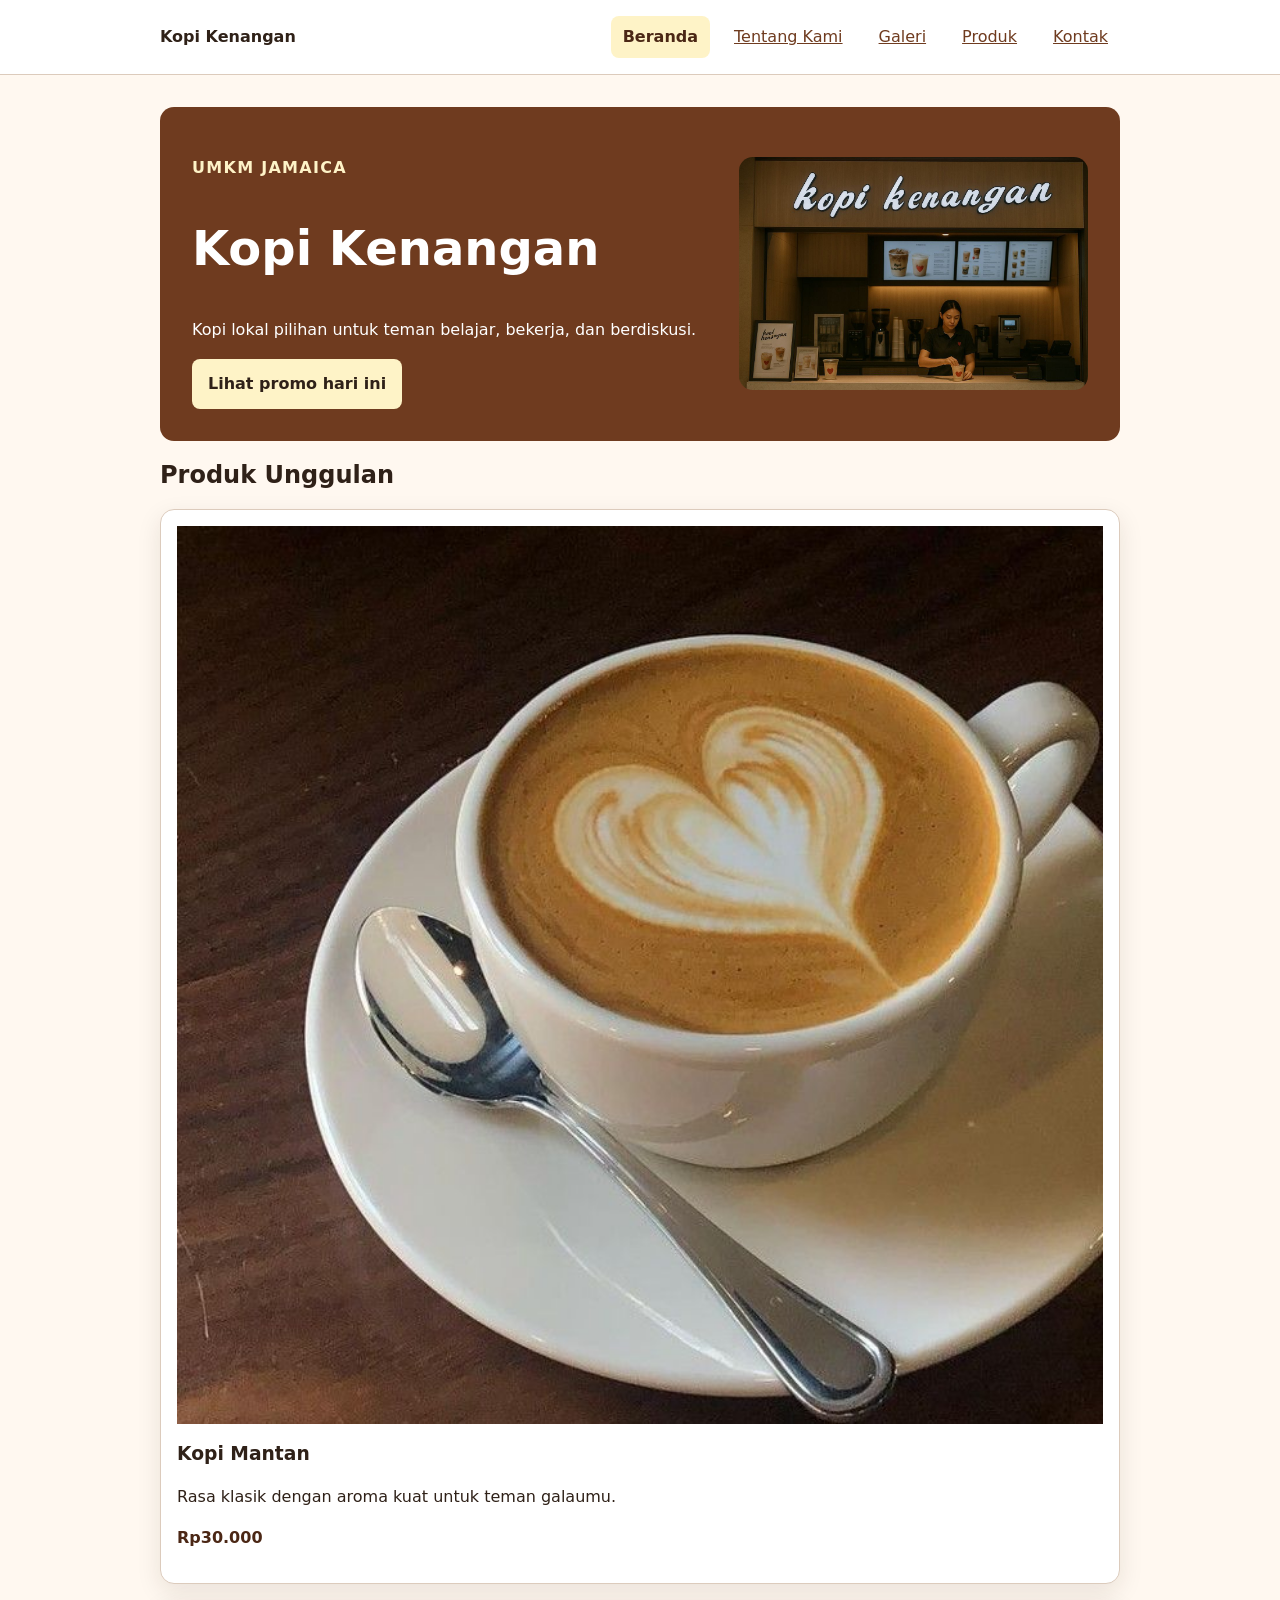
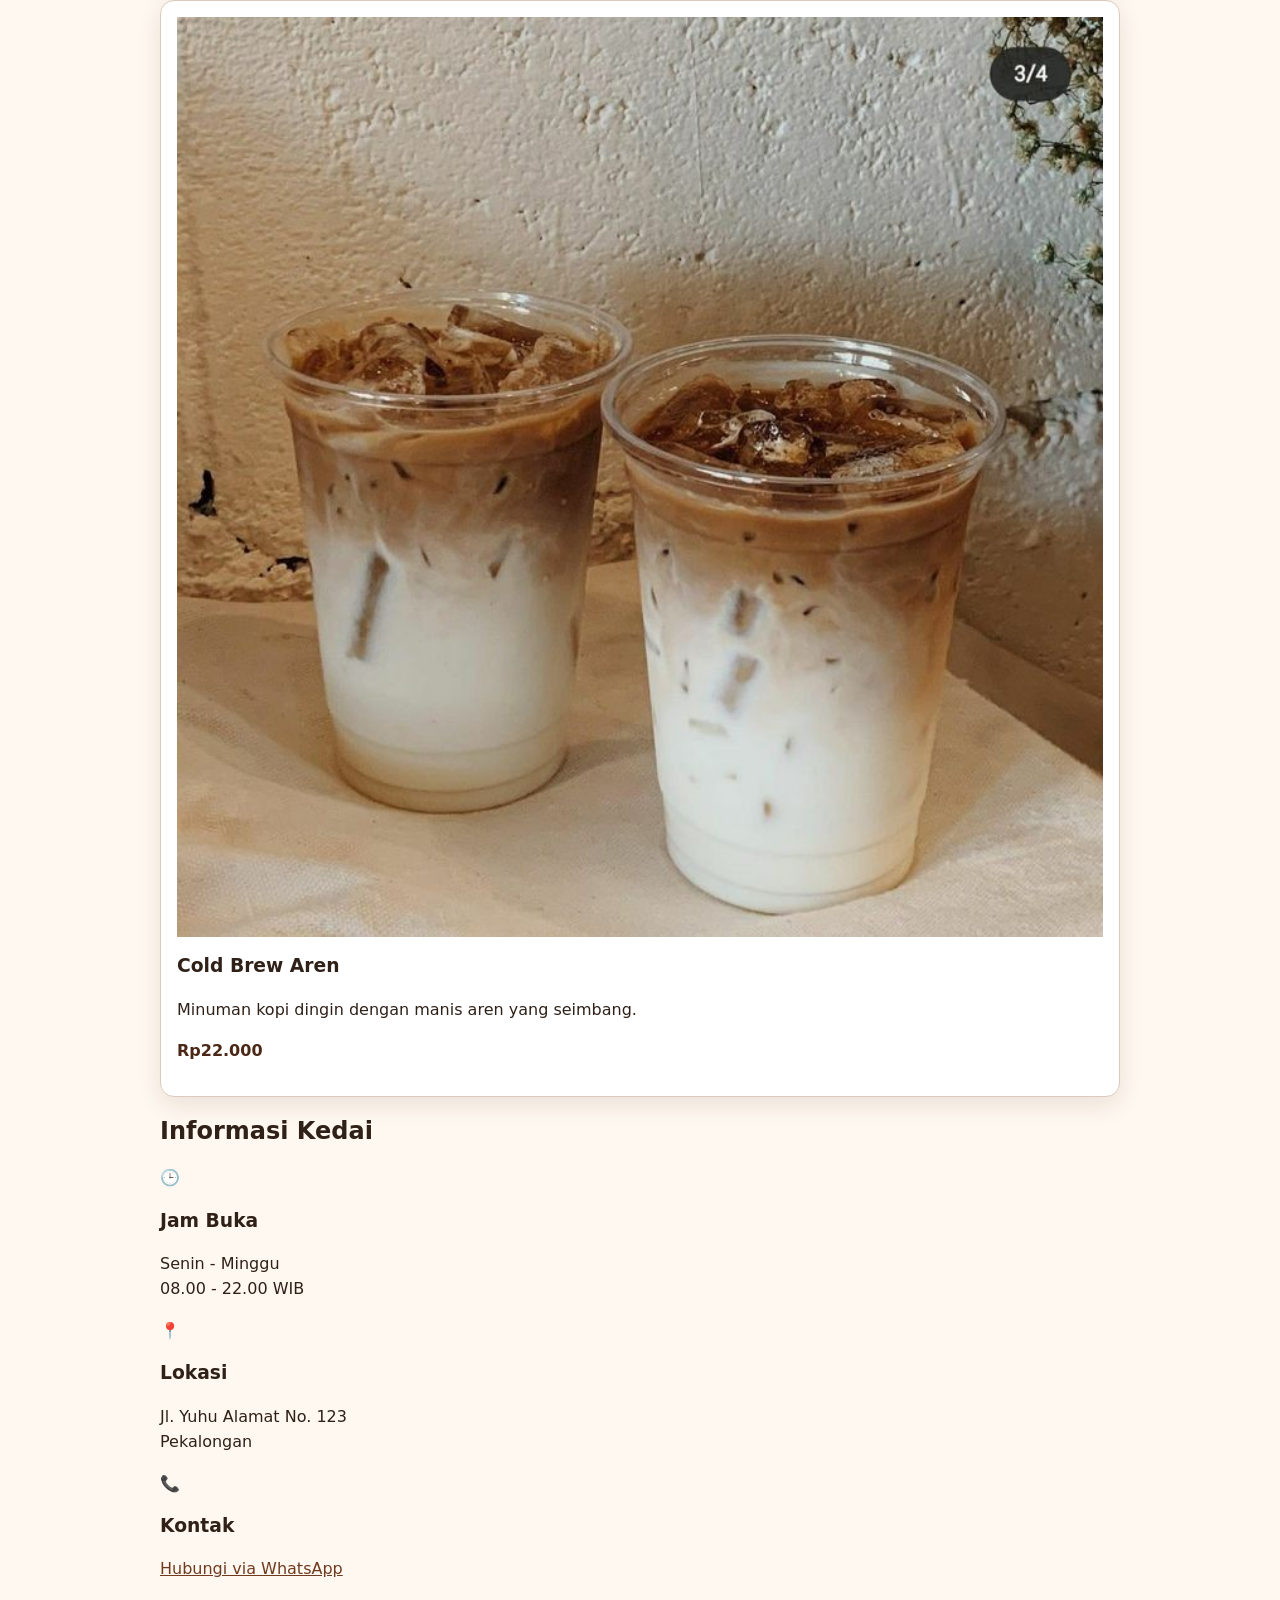
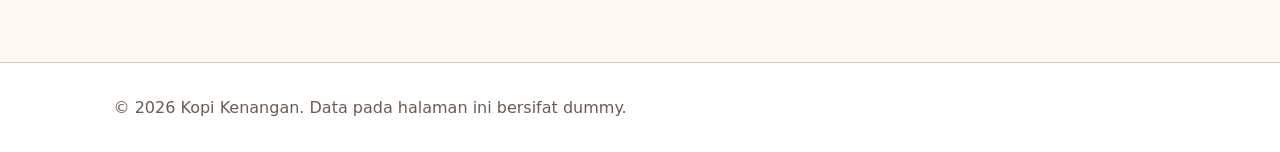
<file: index.html>
</footer>

<!-- JavaScript -->
<script src="js/script.js"></script>
</body>

</html>
<!doctype html>
<html lang="id">

<head>
  <meta charset="utf-8" />
  <meta name="viewport" content="width=device-width, initial-scale=1" />
  <title>Beranda - Kopi Kenangan</title>
  <link rel="stylesheet" href="css/style.css" />

  <script src="js/app.js" defer></script>
</head>

<body>
  <!-- Skip Link -->
  <a class="skip-link" href="#konten"> Lewati ke konten utama </a>

  <!-- Header & Navigasi -->

  <header class="site-header">
    <nav class="nav" aria-label="Navigasi utama">
      <a class="brand" href="index.html">Kopi Kenangan</a>

      <button class="nav-toggle" type="button" aria-label="Buka menu navigasi" aria-expanded="false"
        aria-controls="nav-menu">
        <span class="menu-icon" aria-hidden="true">☰</span>
        <span>Menu</span>
      </button>

      <ul class="nav-menu" id="nav-menu">
        <li>
          <a href="index.html" aria-current="page">Beranda</a>
        </li>
        <li>
          <a href="tentang.html">Tentang Kami</a>
        </li>
        <li>
          <a href="galeri.html">Galeri</a>
        </li>
        <li>
          <a href="produk.html">Produk</a>
        </li>
        <li>
          <a href="kontak.html">Kontak</a>
        </li>
      </ul>
    </nav>
  </header>


  <!-- Konten Utama -->
  <main id="konten" class="page">
    <!-- Hero -->
    <section class="hero" aria-labelledby="hero-title">
      <div class="hero-content">
        <p class="eyebrow">UMKM Jamaica</p>
        <h1 id="hero-title">Kopi Kenangan</h1>
        <p>
          Kopi lokal pilihan untuk teman belajar, bekerja, dan berdiskusi.
        </p>
        <button id="promoButton" type="button">Lihat promo hari ini</button>
      </div>
      <img class="hero-image" src="assets/images/kopi kenangan.jpg" width="640" height="360"
        alt="Etalase Kopi Kenangan berisi kemasan kopi lokal" />
    </section>

    <!-- Produk Unggulan -->
    <section aria-labelledby="produk-title">
      <h2 id="produk-title">Produk Unggulan</h2>

      <div class="product-list">
        <!-- Produk 1 -->
        <article class="product-card">
          <img src="assets/images/Mantan.jpg" alt="Kopi Mantan dengan aroma kopi klasik" />

          <div class="product-info">
            <h3>Kopi Mantan</h3>

            <p>Rasa klasik dengan aroma kuat untuk teman galaumu.</p>

            <p class="price">Rp30.000</p>
          </div>
        </article>

        <!-- Produk 2 -->
        <article class="product-card">
          <img src="assets/images/download.jpg" alt="Cold Brew Aren dengan es dan gula aren" />

          <div class="product-info">
            <h3>Cold Brew Aren</h3>

            <p>Minuman kopi dingin dengan manis aren yang seimbang.</p>

            <p class="price">Rp22.000</p>
          </div>
        </article>
      </div>
    </section>

    <!-- Informasi Kedai -->
    <section aria-labelledby="info-title" class="info-section">
      <h2 id="info-title">Informasi Kedai</h2>

      <!-- Jam Buka -->
      <article class="info-card">
        <div class="info-icon">🕒</div>

        <h3>Jam Buka</h3>

        <p>
          Senin - Minggu<br />
          08.00 - 22.00 WIB
        </p>
      </article>

      <!-- Lokasi -->
      <article class="info-card">
        <div class="info-icon">📍</div>

        <h3>Lokasi</h3>

        <p>
          Jl. Yuhu Alamat No. 123<br />
          Pekalongan
        </p>
      </article>

      <!-- Kontak -->
      <article class="info-card">
        <div class="info-icon">📞</div>

        <h3>Kontak</h3>

        <p class="contact-link">
          <a href="https://wa.me/6281234567890" target="_blank" rel="noopener">
            Hubungi via WhatsApp
          </a>
        </p>
      </article>
    </section>
  </main>

  <!-- Footer -->
  <footer class="site-footer">
    <p>&copy; 2026 Kopi Kenangan. Data pada halaman ini bersifat dummy.</p>
</file>
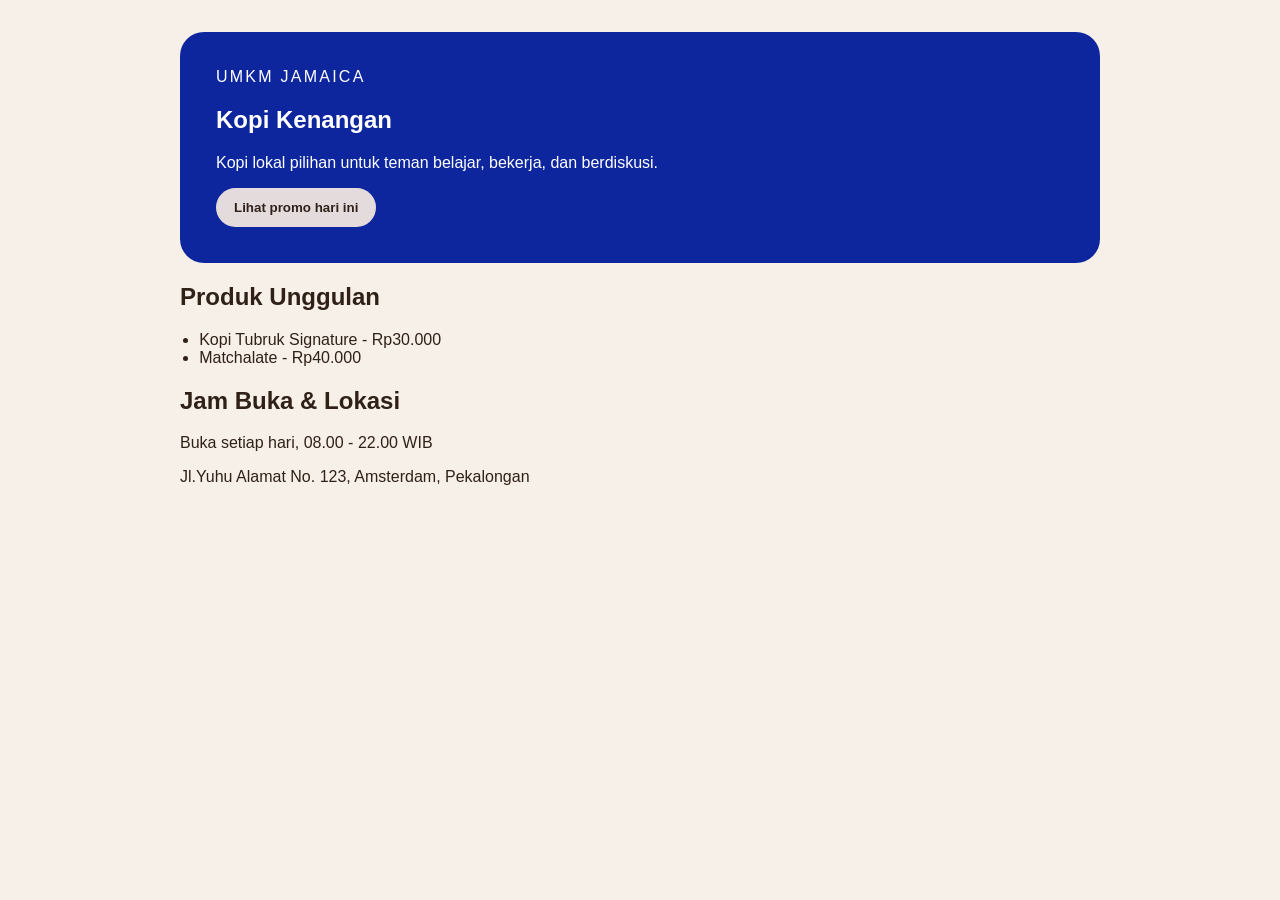
<file: website-umkm/index.html>
<!doctype html>
<html lang="id">
  <head>
    <meta charset="utf-8" />
    <meta name="viewport" content="width=device-width, initial-scale=1" />
    <title>KOPI UTOMO - Website UMKM</title>
    <link rel="stylesheet" href="css/style.css" />
  </head>
  <body>
    <main class="page">
      <section class="hero">
        <p class="eyebrow">UMKM Jamaica</p>
        <h1>Kopi Kenangan</h1>
        <p>Kopi lokal pilihan untuk teman belajar, bekerja, dan berdiskusi.</p>
        <button id="promoButton" type="button">Lihat promo hari ini</button>
      </section>

      <section aria-labelledby="produk-title">
        <h2 id="produk-title">Produk Unggulan</h2>
        <ul class="products">
          <li>Kopi Tubruk Signature - Rp30.000</li>
          <li>Matchalate - Rp40.000</li>
        </ul>
      </section>

      <section aria-labelledby="jam-lokasi-title">
        <h2 id="jam-lokasi-title">Jam Buka & Lokasi</h2>
        <p>Buka setiap hari, 08.00 - 22.00 WIB</p>
        <p>Jl.Yuhu Alamat No. 123, Amsterdam, Pekalongan</p>
      </section>
    </main>
    <script src="js/script.js"></script>
  </body>
</html>
</file>
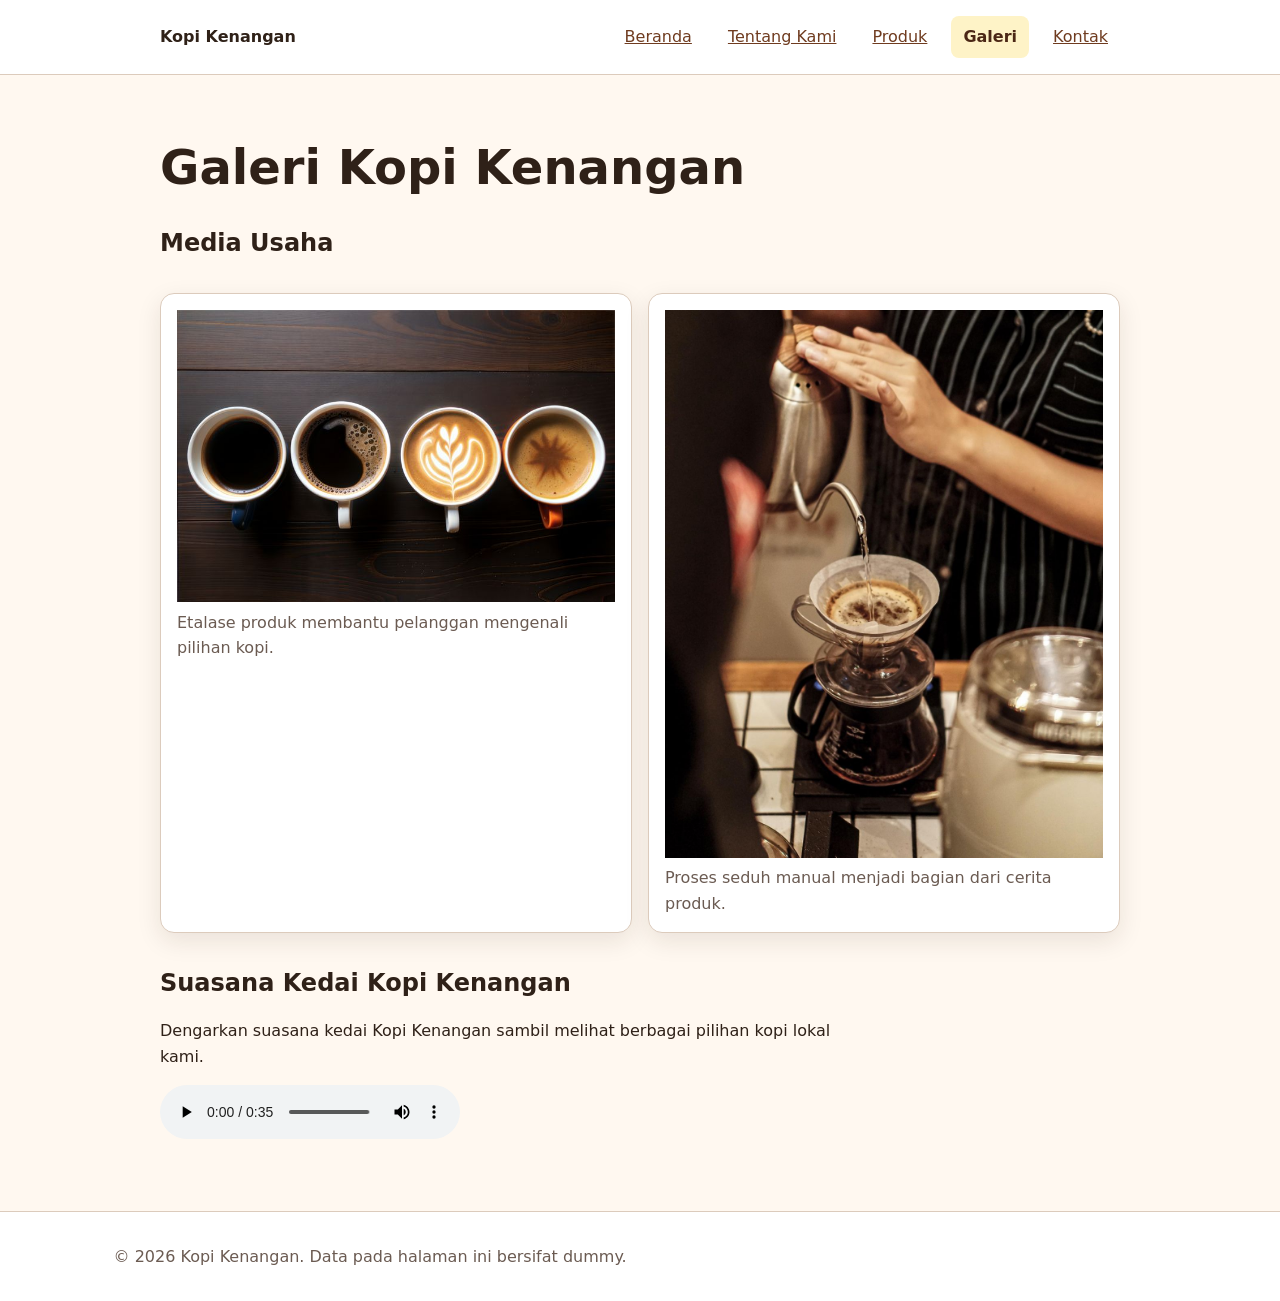
<file: galeri.html>
<!doctype html>

<html lang="id">


<head>
  <meta charset="utf-8" />
  <meta name="viewport" content="width=device-width, initial-scale=1" />
  <title>Galeri Kopi kenangan</title>
  <link rel="stylesheet" href="css/style.css" />

  <script src="js/app.js" defer></script>
</head>


<body>
  <a class="skip-link" href="#konten">Lewati ke konten utama</a>

  <header class="site-header">
    <nav class="nav" aria-label="Navigasi utama">
      <a class="brand" href="index.html">Kopi Kenangan</a>

      <ul>
        <li><a href="index.html">Beranda</a></li>
        <li><a href="tentang.html">Tentang Kami</a></li>
        <li><a href="produk.html">Produk</a></li>
        <li><a aria-current="page" href="galeri.html">Galeri</a></li>
        <li><a href="kontak.html">Kontak</a></li>
      </ul>
    </nav>

  </header>

  <main id="konten" class="page">

    <h1>Galeri Kopi Kenangan</h1>

    <section aria-labelledby="media-title">
      <h2 id="media-title">Media Usaha</h2>

      <div class="gallery-grid">

        <figure class="media-card">
          <img src="assets/images/etalase_kopi.jpg" width="640" height="360" loading="lazy"
            alt="Etalase Kopi Kenangan berisi kemasan kopi lokal" />
          <figcaption>
            Etalase produk membantu pelanggan mengenali pilihan kopi.
          </figcaption>
        </figure>

        <figure class="media-card">
          <img src="assets/images/Menyeduh kopi kenangan.jpg" alt="Barista menuang air panas ke dripper kopi" />
          <figcaption>
            Proses seduh manual menjadi bagian dari cerita produk.
          </figcaption>
        </figure>

      </div>
    </section>
    <!-- =========================
     AUDIO
     ========================= -->

    <section aria-labelledby="audio-title">

      <h2 id="audio-title">
        Suasana Kedai Kopi Kenangan
      </h2>

      <p id="audio-note">
        Dengarkan suasana kedai Kopi Kenangan sambil melihat
        berbagai pilihan kopi lokal kami.
      </p>

      <audio controls aria-describedby="audio-note" src="assets/audio/Suasana Kopi Kenangan.mpeg">

        Browser Anda tidak mendukung pemutar audio.

      </audio>
    </section>

  </main>

  <footer class="site-footer">
    <p>&copy; 2026 Kopi Kenangan. Data pada halaman ini bersifat dummy.</p>
  </footer>

  <script src="js/script.js"></script>

</body>

</html>
</file>
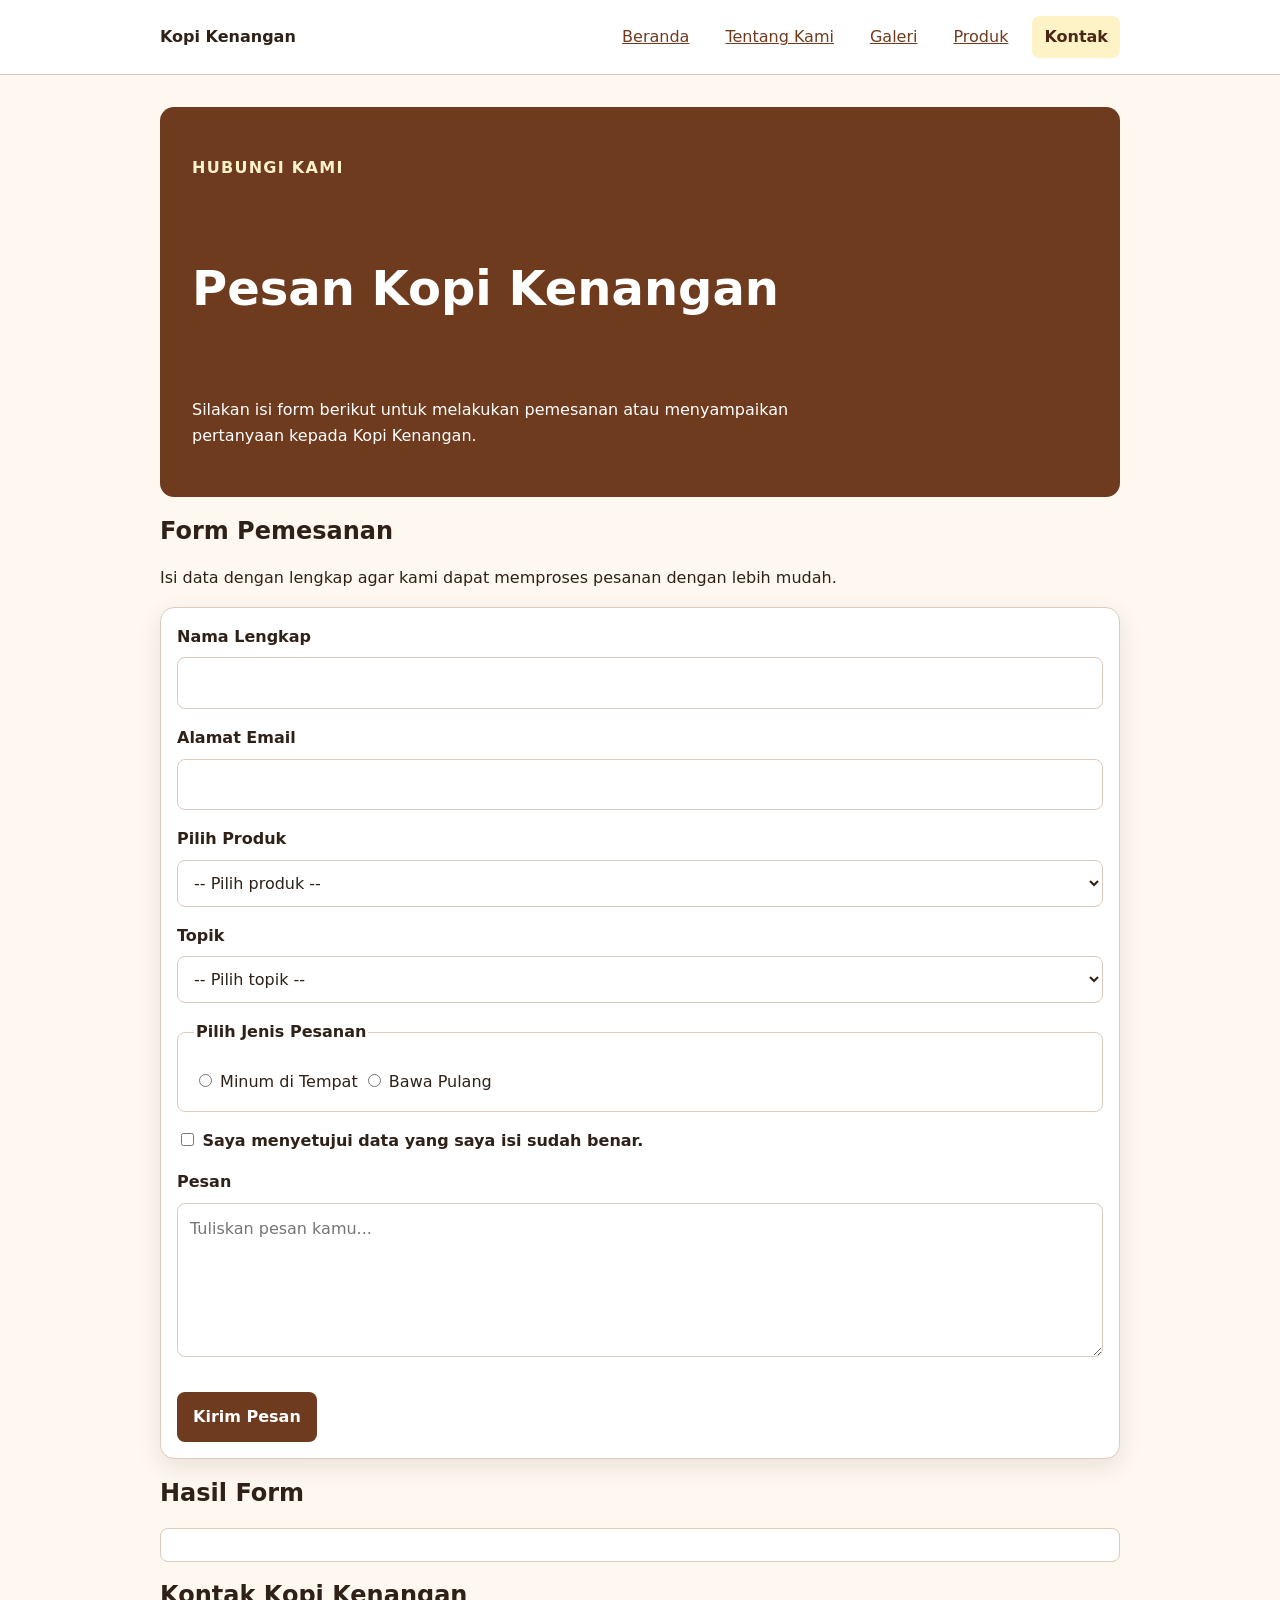
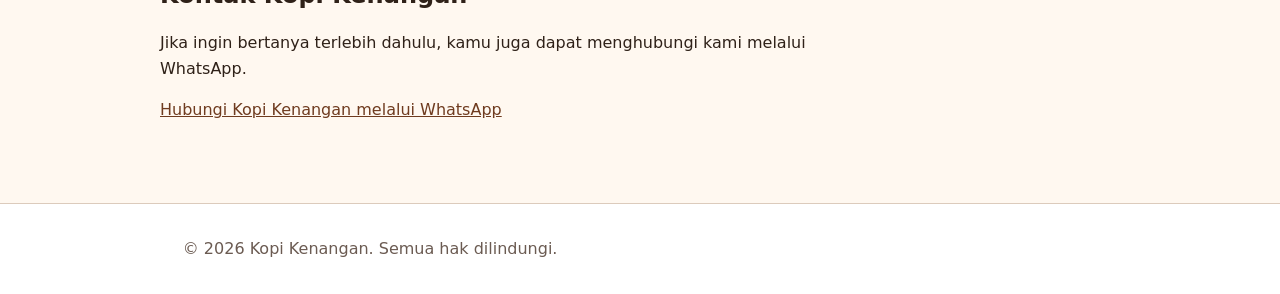
<file: kontak.html>
<!DOCTYPE html>
<html lang="id">

<head>
  <meta charset="UTF-8">
  <meta name="viewport" content="width=device-width, initial-scale=1.0">
  <title>Kontak - Kopi Kenangan</title>
  <link rel="stylesheet" href="css/style.css">

  <script src="js/app.js" defer></script>
</head>


<body>

  <!-- Skip Link -->
  <a class="skip-link" href="#konten">
    Lewati ke konten utama
  </a>

  <!-- Header dan Navigasi -->
  <header class="site-header">

    <nav class="nav" aria-label="Navigasi utama">

      <a class="brand" href="index.html">
        Kopi Kenangan
      </a>

      <ul>
        <li>
          <a href="index.html">
            Beranda
          </a>
        </li>

        <li>
          <a href="tentang.html">
            Tentang Kami
          </a>
        </li>

        <li>
          <a href="galeri.html">
            Galeri
          </a>
        </li>

        <li>
          <a href="produk.html">
            Produk
          </a>
        </li>

        <li>
          <a href="kontak.html" aria-current="page">
            Kontak
          </a>
        </li>
      </ul>

    </nav>

  </header>


  <!-- Konten Utama -->
  <main id="konten" class="page">

    <!-- Hero -->
    <section class="hero" aria-labelledby="hero-title">

      <p class="eyebrow">
        Hubungi Kami
      </p>

      <h1 id="hero-title">
        Pesan Kopi Kenangan
      </h1>

      <p>
        Silakan isi form berikut untuk melakukan pemesanan
        atau menyampaikan pertanyaan kepada Kopi Kenangan.
      </p>

    </section>


    <!-- Form Pemesanan -->
    <section aria-labelledby="form-pesanan">

      <h2 id="form-pesanan">
        Form Pemesanan
      </h2>

      <p>
        Isi data dengan lengkap agar kami dapat memproses
        pesanan dengan lebih mudah.
      </p>


      <form id="form-kontak">

        <!-- Nama -->
        <div class="field">

          <label for="nama">
            Nama Lengkap
          </label>

          <input
            type="text"
            id="nama"
            name="nama"
            autocomplete="name"
            minlength="3"
            required
          >

        </div>


        <!-- Email -->
        <div class="field">

          <label for="email">
            Alamat Email
          </label>

          <input
            type="email"
            id="email"
            name="email"
            autocomplete="email"
            required
          >

        </div>


        <!-- Produk -->
        <div class="field">

          <label for="paket">
            Pilih Produk
          </label>

          <select id="paket" name="paket" required>

            <option value="">
              -- Pilih produk --
            </option>

            <option value="Kopi Tubruk Signature">
              Kopi Tubruk Signature - Rp30.000
            </option>

            <option value="Matchalate">
              Matchalate - Rp40.000
            </option>

            <option value="Kopi Mantan">
              Kopi Mantan - Rp40.000
            </option>

            <option value="Red Velvet">
              Red Velvet - Rp40.000
            </option>

          </select>

        </div>


        <!-- Topik -->
        <div class="field">

          <label for="topik">
            Topik
          </label>

          <select id="topik" name="topik" required>

            <option value="">
              -- Pilih topik --
            </option>

            <option value="Pemesanan">
              Pemesanan
            </option>

            <option value="Pertanyaan">
              Pertanyaan
            </option>

            <option value="Informasi Produk">
              Informasi Produk
            </option>

            <option value="Lainnya">
              Lainnya
            </option>

          </select>

        </div>


        <!-- Jenis Pesanan -->
        <fieldset>

          <legend>
            Pilih Jenis Pesanan
          </legend>

          <label>
            <input
              type="radio"
              name="jenis-pesanan"
              value="Minum di Tempat"
              required
            >
            Minum di Tempat
          </label>

          <label>
            <input
              type="radio"
              name="jenis-pesanan"
              value="Bawa Pulang"
            >
            Bawa Pulang
          </label>

        </fieldset>


        <!-- Persetujuan -->
        <div class="field">

          <label>
            <input
              type="checkbox"
              name="persetujuan"
              required
            >
            Saya menyetujui data yang saya isi sudah benar.
          </label>

        </div>


        <!-- Pesan -->
        <div class="field">

          <label for="pesan">
            Pesan
          </label>

          <textarea
            id="pesan"
            name="pesan"
            rows="5"
            minlength="10"
            placeholder="Tuliskan pesan kamu..."
            required
          ></textarea>

        </div>


        <!-- Tombol -->
        <button type="submit">
          Kirim Pesan
        </button>

      </form>

    </section>


    <!-- Hasil Form -->
    <section aria-labelledby="hasil-form">

      <h2 id="hasil-form">
        Hasil Form
      </h2>

      <pre id="preview-form" aria-live="polite"></pre>

    </section>


    <!-- Informasi Kontak -->
    <section aria-labelledby="info-kontak">

      <h2 id="info-kontak">
        Kontak Kopi Kenangan
      </h2>

      <p>
        Jika ingin bertanya terlebih dahulu, kamu juga
        dapat menghubungi kami melalui WhatsApp.
      </p>

      <p>
        <a
          class="contact-link"
          href="https://wa.me/6281234567890"
        >
          Hubungi Kopi Kenangan melalui WhatsApp
        </a>
      </p>

    </section>

  </main>


  <!-- Footer -->
  <footer class="site-footer">

    <p>
      &copy; 2026 Kopi Kenangan. Semua hak dilindungi.
    </p>

  </footer>


  <!-- JavaScript -->
  <script src="js/form.js" defer></script>

</body>

</html>
</file>
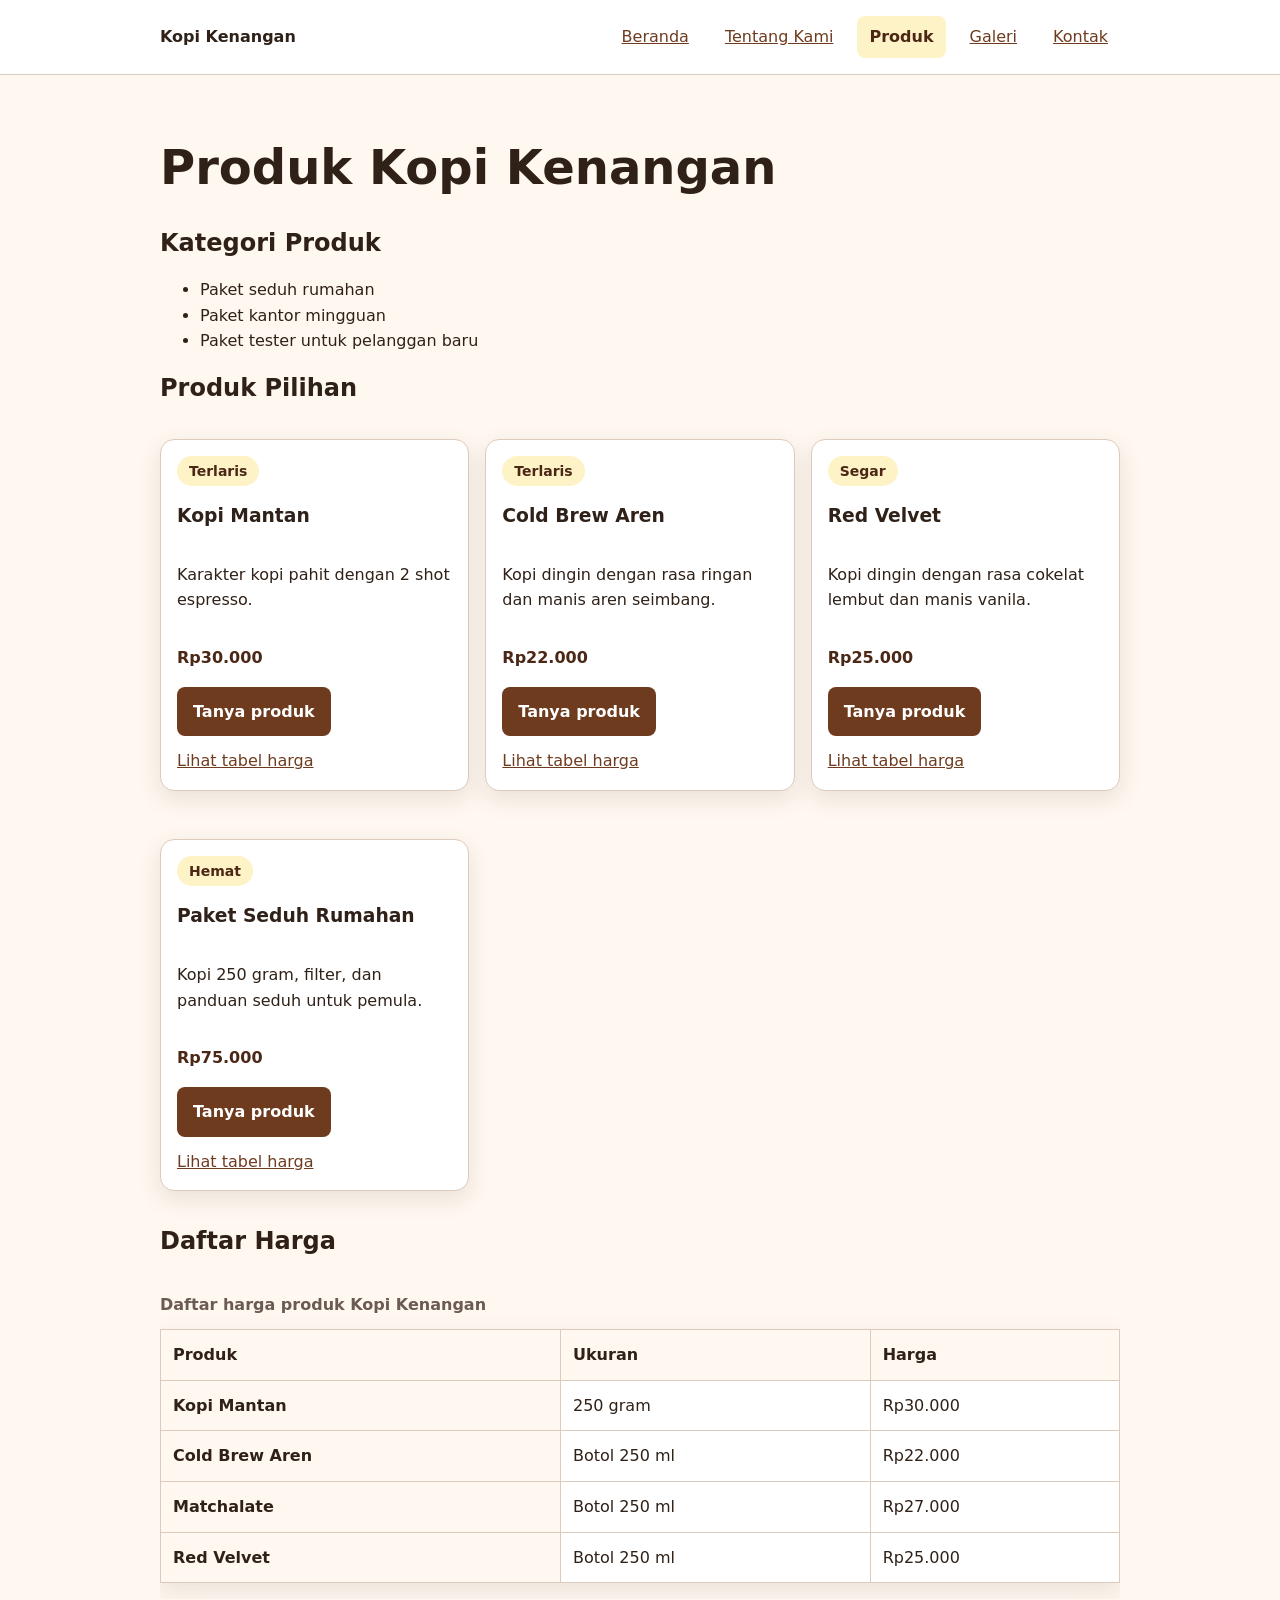
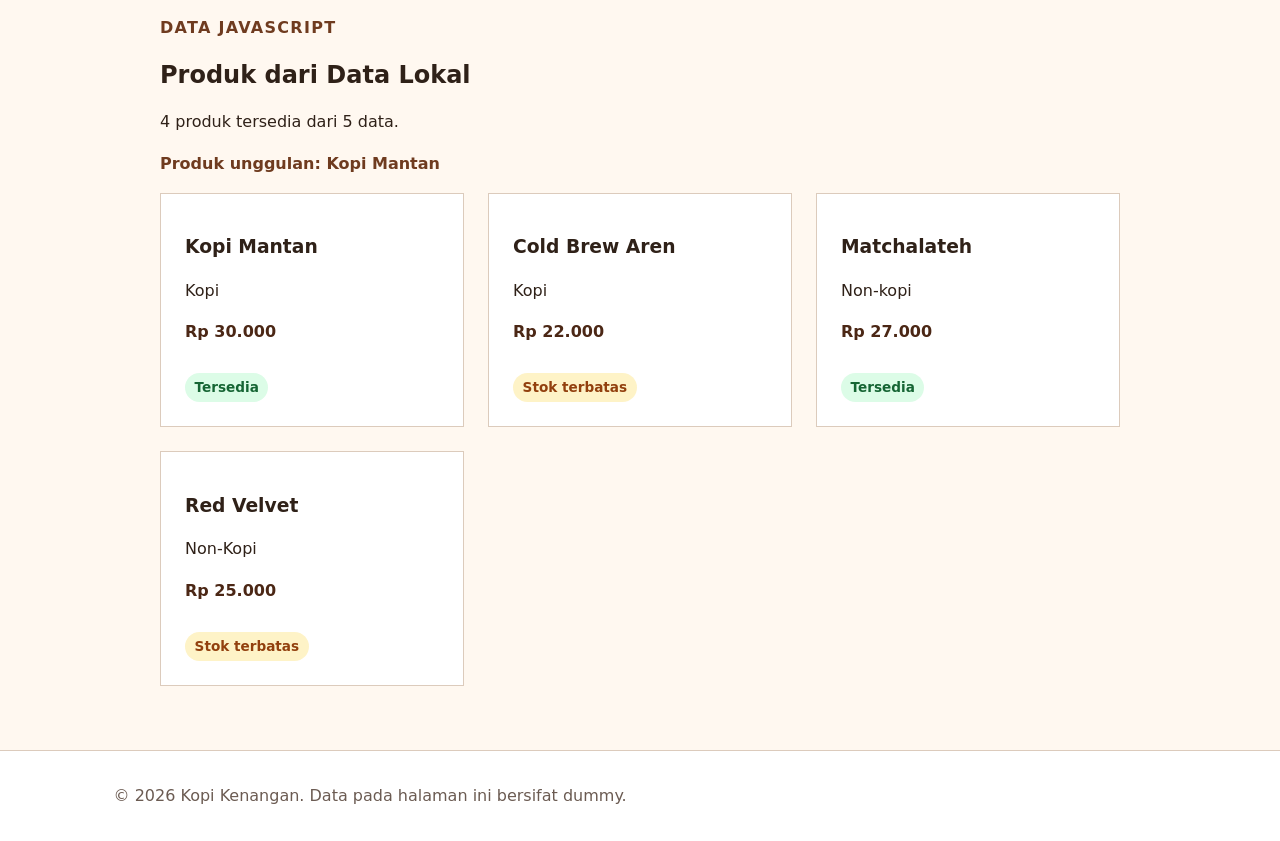
<file: produk.html>
<!doctype html>
<html lang="id">

<head>
  <meta charset="utf-8" />
  <meta name="viewport" content="width=device-width, initial-scale=1" />
  <title>Produk - KOPI UTOMO</title>
  <link rel="stylesheet" href="css/style.css" />

  <script src="js/app.js" defer></script>
</head>

<body>
  <a class="skip-link" href="#konten">
    Lewati ke konten utama
  </a>
  <header class="site-header">
    <nav class="nav" aria-label="Navigasi utama">
      <a class="brand" href="index.html">
        Kopi Kenangan
      </a>
      <ul>
        <li>
          <a href="index.html">
            Beranda
          </a>
        </li>
        <li>
          <a href="tentang.html">
            Tentang Kami
          </a>
        </li>
        <li>
          <a aria-current="page" href="produk.html">
            Produk
          </a>
        </li>
        <li>
          <a href="galeri.html">
            Galeri
          </a>
        </li>
        <li>
          <a href="kontak.html">
            Kontak
          </a>
        </li>
      </ul>
    </nav>
  </header>
  <main id="konten" class="page">
    <h1>Produk Kopi Kenangan</h1>

    <!-- KATEGORI PRODUK -->
    <section aria-labelledby="kategori-title">
      <h2 id="kategori-title">
        Kategori Produk
      </h2>
      <ul>
        <li>Paket seduh rumahan</li>
        <li>Paket kantor mingguan</li>
        <li>Paket tester untuk pelanggan baru</li>
      </ul>
    </section>

    <section aria-labelledby="produk-pilihan-title">
      <h2 id="produk-pilihan-title">Produk Pilihan</h2>
      <div class="product-grid">

        <article class="product-card">
          <span class="product-badge">Terlaris</span>
          <h3>Kopi Mantan</h3>
          <p>Karakter kopi pahit dengan 2 shot espresso.</p>
          <p class="price">Rp30.000</p>
          <div class="card-actions">
            <a class="button" href="kontak.html">Tanya produk</a>
            <a href="#harga-title">Lihat tabel harga</a>
          </div>
        </article>

        <article class="product-card">
          <span class="product-badge">Terlaris</span>
          <h3>Cold Brew Aren</h3>
          <p>Kopi dingin dengan rasa ringan dan manis aren seimbang.</p>
          <p class="price">Rp22.000</p>
          <div class="card-actions">
            <a class="button" href="kontak.html">Tanya produk</a>
            <a href="#harga-title">Lihat tabel harga</a>
          </div>
        </article>

        <article class="product-card">
          <span class="product-badge">Segar</span>
          <h3>Red Velvet</h3>
          <p>Kopi dingin dengan rasa cokelat lembut dan manis vanila.</p>
          <p class="price">Rp25.000</p>
          <div class="card-actions">
            <a class="button" href="kontak.html">Tanya produk</a>
            <a href="#harga-title">Lihat tabel harga</a>
          </div>
        </article>

        <article class="product-card">
          <span class="product-badge">Hemat</span>
          <h3>Paket Seduh Rumahan</h3>
          <p>Kopi 250 gram, filter, dan panduan seduh untuk pemula.</p>
          <p class="price">Rp75.000</p>
          <div class="card-actions">
            <a class="button" href="kontak.html">Tanya produk</a>
            <a href="#harga-title">Lihat tabel harga</a>
          </div>
        </article>
      </div>
    </section>

    <!-- DAFTAR HARGA -->
    <section aria-labelledby="harga-title">
      <h2 id="harga-title">
        Daftar Harga
      </h2>
      <div class="table-scroll" role="region" aria-labelledby="daftar-harga-caption" tabindex="0">
        <table>
          <caption>
            Daftar harga produk Kopi Kenangan
          </caption>
          <thead>
            <tr>
              <th scope="col">Produk</th>
              <th scope="col">Ukuran</th>
              <th scope="col">Harga</th>
            </tr>
          </thead>
          <tbody>
            <tr>
              <th scope="row">
                Kopi Mantan
              </th>
              <td>
                250 gram
              </td>
              <td>
                Rp30.000
              </td>
            </tr>
            <tr>
              <th scope="row">
                Cold Brew Aren
              </th>
              <td>
                Botol 250 ml
              </td>
              <td>
                Rp22.000
              </td>
            </tr>
            <tr>
              <th scope="row">
                Matchalate
              </th>
              <td>
                Botol 250 ml
              </td>
              <td>
                Rp27.000
              </td>
            </tr>
            <tr>
              <th scope="row">
                Red Velvet
              </th>
              <td>
                Botol 250 ml
              </td>
              <td>
                Rp25.000
              </td>
            </tr>
          </tbody>
        </table>

      </div>
    </section>

    <!-- Produk dari Data JavaScript -->
    <section class="section" aria-labelledby="produk-dinamis-title">
      <div class="section-header">
        <p class="eyebrow">Data JavaScript</p>
        <h2 id="produk-dinamis-title">Produk dari Data Lokal</h2>

        <p id="produk-ringkasan">
          Data produk akan dimuat melalui JavaScript.
        </p>

        <p id="produk-unggulan">
          Produk unggulan akan ditentukan melalui JavaScript.
        </p>
      </div>

      <div id="produk-dinamis" class="js-product-grid"></div>
    </section>
  </main>
  <footer class="site-footer">
    <p>
      &copy; 2026 Kopi Kenangan. Data pada halaman ini bersifat dummy.
    </p>
  </footer>
  <script src="js/script.js"></script>
</body>

</html>
</file>
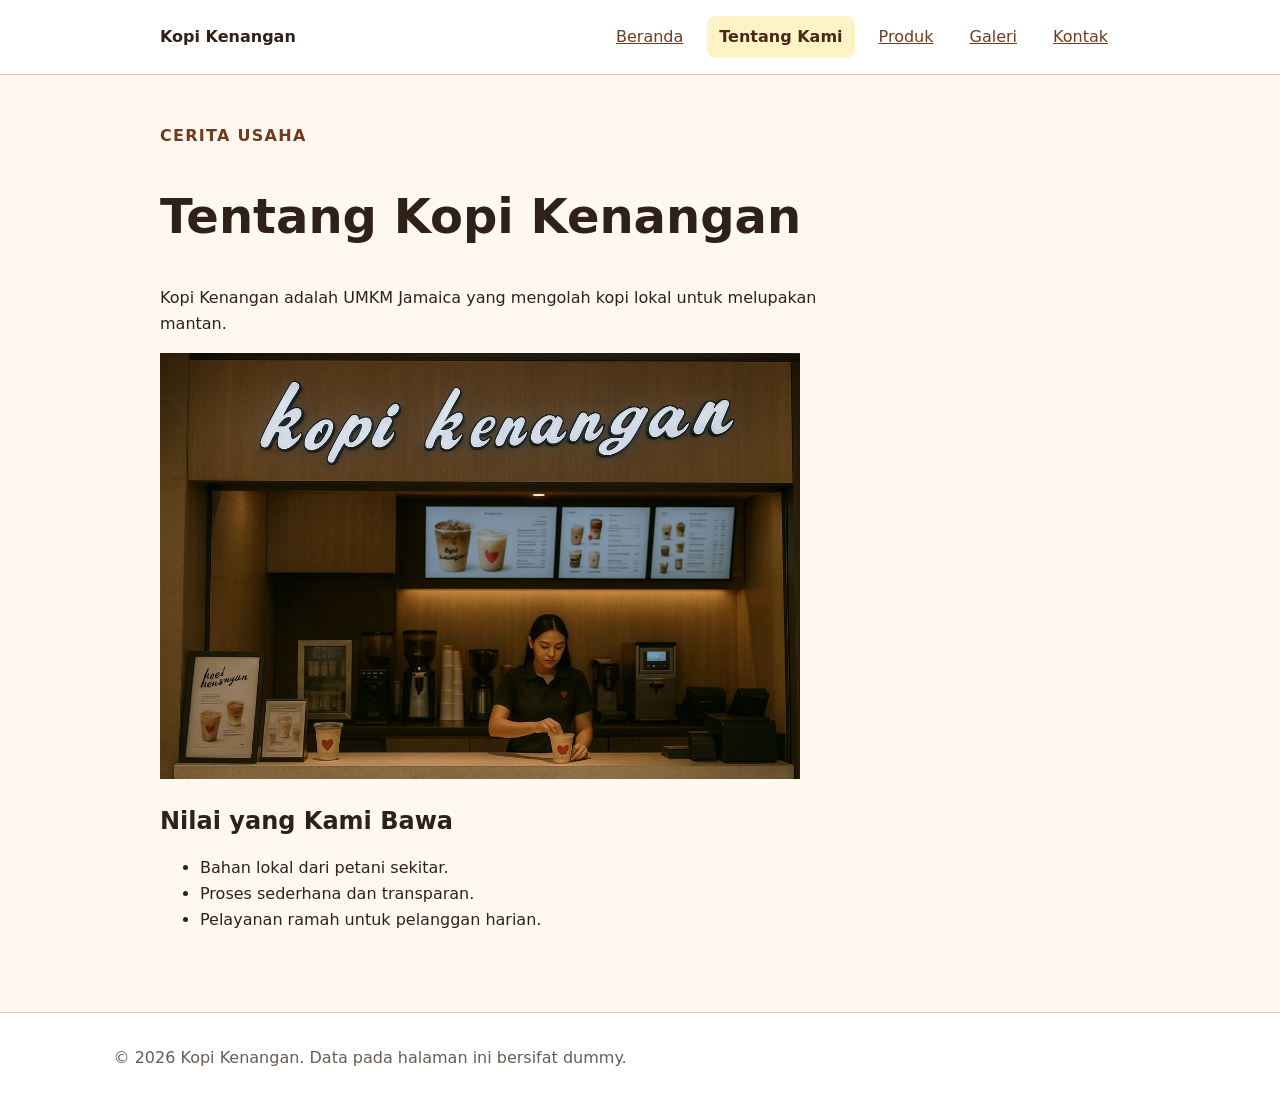
<file: tentang.html>
<!doctype html>
<html lang="id">

<head>
  <meta charset="utf-8" />
  <meta name="viewport" content="width=device-width, initial-scale=1" />
  <title>Tentang Kopi Kenangan - Website UMKM</title>
  <link rel="stylesheet" href="css/style.css" />

  <script src="js/app.js" defer></script>
</head>

<body>
  <a class="skip-link" href="#konten">Lewati ke konten utama</a>
  <header class="site-header">
    <nav class="nav" aria-label="Navigasi utama">
      <a class="brand" href="index.html">Kopi Kenangan</a>
      <ul>
        <li><a href="index.html">Beranda</a></li>
        <li><a href="tentang.html" aria-current="page">Tentang Kami</a>
        <li><a href="produk.html">Produk</a></li>
        <li><a href="galeri.html">Galeri</a></li>
        <li><a href="kontak.html">Kontak</a></li>
      </ul>
    </nav>
  </header>
  <main id="konten" class="page">
    <section aria-labelledby="tentang-title">
      <p class="eyebrow">Cerita Usaha</p>
      <h1 id="tentang-title">Tentang Kopi Kenangan</h1>
      <p>Kopi Kenangan adalah UMKM Jamaica yang mengolah kopi lokal untuk melupakan mantan.</p>
      <img src="assets/images/kopi kenangan.jpg" width="640" height="360" loading="lazy"
        alt="Etalase Kopi Nusa berisi kemasan kopi lokal" />
    </section>
    <section aria-labelledby="nilai-title">
      <h2 id="nilai-title">Nilai yang Kami Bawa</h2>
      <ul>
        <li>Bahan lokal dari petani sekitar.</li>
        <li>Proses sederhana dan transparan.</li>
        <li>Pelayanan ramah untuk pelanggan harian.</li>
      </ul>
    </section>
  </main>
  <footer class="site-footer">
    <p>&copy; 2026 Kopi Kenangan. Data pada halaman ini bersifat dummy.</p>
  </footer>
</body>

</html>
</file>
<file: css/style.css>
:root {
  --color-primary: #6f3b1f;
  --color-primary-strong: #4b2715;
  --color-text: #2f2118;
  --color-muted: #6b5b52;
  --color-surface: #ffffff;
  --color-surface-soft: #fff8f0;
  --color-border: #dccbbc;
  --color-focus: #1d4ed8;

  --space-1: 0.5rem;
  --space-2: 0.75rem;
  --space-3: 1rem;
  --space-4: 1.5rem;
  --space-5: 2rem;

  --radius-sm: 0.5rem;
  --radius-md: 0.875rem;

  --shadow-card: 0 0.5rem 1.5rem rgb(47 33 24 / 0.1);
}

/* Dasar */
*,
*::before,
*::after {
  box-sizing: border-box;
}

html {
  color-scheme: light;
}

body {
  margin: 0;
  color: var(--color-text);
  background: var(--color-surface-soft);
  font-family: system-ui, -apple-system, BlinkMacSystemFont, "Segoe UI", sans-serif;
  font-size: 1rem;
  line-height: 1.6;
}

img {
  max-width: 100%;
  height: auto;
}

a {
  color: var(--color-primary);
}

a:hover {
  color: var(--color-primary-strong);
}

:focus-visible {
  outline: 3px solid var(--color-focus);
  outline-offset: 3px;
}

/* Skip link */
.skip-link {
  position: absolute;
  top: -5rem;
  left: var(--space-3);
  padding: var(--space-2) var(--space-3);
  color: var(--color-surface);
  background: var(--color-text);
}

.skip-link:focus {
  top: var(--space-3);
}

/* Header dan footer */
.site-header,
.site-footer {
  padding: var(--space-3) var(--space-4);
  background: var(--color-surface);
  border-bottom: 1px solid var(--color-border);
}

.site-footer {
  margin-top: var(--space-5);
  color: var(--color-muted);
  text-align: center;
  border-top: 1px solid var(--color-border);
  border-bottom: 0;
}

/* Navbar */
.nav,
.page {
  width: min(100% - 2rem, 60rem);
  margin-inline: auto;
}

.nav {
  display: flex;
  flex-direction: column;
  align-items: stretch;
  gap: var(--space-3);
}

.brand {
  display: inline-block;
  margin-bottom: 0;
  color: var(--color-text);
  font-weight: 800;
  text-decoration: none;
}

/* Tombol hamburger */
.nav-toggle {
  display: inline-flex;
  align-items: center;
  align-self: flex-start;
  gap: var(--space-1);
  padding: var(--space-1) var(--space-2);
  color: var(--color-primary-strong);
  background: var(--color-surface-soft);
  border: 1px solid var(--color-border);
  border-radius: var(--radius-sm);
}

.nav-toggle:hover {
  color: var(--color-surface);
  background: var(--color-primary-strong);
}

.menu-icon {
  font-size: 1.25rem;
  line-height: 1;
}

/* Daftar navigasi mobile */
.nav ul {
  display: none;
  flex-direction: column;
  gap: var(--space-2);
  flex-wrap: wrap;
  margin: 0;
  padding: 0;
  list-style: none;
}

.nav ul.is-open {
  display: flex;
}

.nav li {
  margin: 0;
}

.nav ul a {
  display: block;
  padding: var(--space-1) var(--space-2);
  border-radius: var(--radius-sm);
}

.nav a[aria-current="page"] {
  padding: var(--space-1) var(--space-2);
  color: var(--color-primary-strong);
  font-weight: 700;
  text-decoration: none;
  background: #fef3c7;
  border-radius: var(--radius-sm);
}

/* Kartu produk */
.product-card {
  display: flex;
  flex-direction: column;
}

.product-badge {
  align-self: flex-start;
  padding: 0.25rem var(--space-2);
  color: var(--color-primary-strong);
  font-size: 0.875rem;
  font-weight: 800;
  background: #fef3c7;
  border-radius: 999px;
}

.card-actions {
  display: flex;
  gap: var(--space-2);
  align-items: center;
  flex-wrap: wrap;
  margin-top: auto;
}

/* Hero */
.hero {
  display: grid;
  grid-template-columns: 1fr;
  gap: var(--space-4);
  align-items: center;
  padding: var(--space-5);
  color: var(--color-surface);
  background: var(--color-primary);
  border-radius: var(--radius-md);
}

.hero:not(:has(.hero-image)) {
  grid-template-columns: 1fr;
}

.hero-image {
  width: 100%;
  border-radius: var(--radius-md);
}

/* Grid produk dan galeri */
.product-grid,
.gallery-grid {
  display: grid;
  grid-template-columns: 1fr;
  gap: var(--space-3);
}

/* Konten halaman */
.page {
  padding-block: var(--space-5);
}

h1,
h2,
h3 {
  line-height: 1.2;
  text-wrap: balance;
}

h1 {
  font-size: clamp(2rem, 6vw, 3rem);
}

p,
li {
  max-width: 68ch;
}

.eyebrow {
  color: var(--color-primary);
  font-weight: 800;
  letter-spacing: 0.08em;
  text-transform: uppercase;
}

.hero .eyebrow {
  color: #fef3c7;
}

/* Harga dan tombol */
.price {
  color: var(--color-primary-strong);
  font-weight: 800;
}

.button,
button {
  display: inline-block;
  padding: var(--space-2) var(--space-3);
  color: var(--color-surface);
  font: inherit;
  font-weight: 700;
  text-decoration: none;
  cursor: pointer;
  background: var(--color-primary);
  border: 0;
  border-radius: var(--radius-sm);
}

.button:hover,
button:hover {
  color: var(--color-surface);
  background: var(--color-primary-strong);
}

.hero button {
  color: var(--color-text);
  background: #fef3c7;
}

.hero button:hover {
  color: var(--color-text);
  background: #fde68a;
}

/* Kartu, tabel, dan form */
.product-card,
.media-card,
table,
form {
  margin-block: var(--space-3);
  padding: var(--space-3);
  background: var(--color-surface);
  border: 1px solid var(--color-border);
  border-radius: var(--radius-md);
  box-shadow: var(--shadow-card);
}

figure {
  margin-inline: 0;
}

figcaption,
caption {
  color: var(--color-muted);
}

table {
  width: 100%;
  border-collapse: collapse;
  border-radius: 0;
}

caption {
  margin-bottom: var(--space-2);
  font-weight: 700;
  text-align: left;
}

th,
td {
  padding: var(--space-2);
  text-align: left;
  border: 1px solid var(--color-border);
}

th {
  background: var(--color-surface-soft);
}

/* Tabel responsif */
.table-scroll {
  max-width: 100%;
  overflow-x: auto;
}

.table-scroll:focus-visible {
  outline: 3px solid var(--color-focus);
  outline-offset: 3px;
}

.table-scroll table {
  min-width: 40rem;
}

/* Form kontak */
.field {
  margin-bottom: var(--space-3);
}

.field label,
legend {
  display: block;
  margin-bottom: var(--space-1);
  font-weight: 700;
}

.field input,
.field select,
.field textarea {
  width: 100%;
  padding: var(--space-2);
  color: inherit;
  font: inherit;
  background: var(--color-surface);
  border: 1px solid var(--color-border);
  border-radius: var(--radius-sm);
}

input[type="radio"],
input[type="checkbox"] {
  width: auto;
}

fieldset {
  margin: 0 0 var(--space-3);
  padding: var(--space-3);
  border: 1px solid var(--color-border);
  border-radius: var(--radius-sm);
}

audio {
  max-width: 100%;
}

#preview-form {
  padding: var(--space-3);
  white-space: pre-wrap;
  background: var(--color-surface);
  border: 1px solid var(--color-border);
  border-radius: var(--radius-sm);
}

.field input:invalid,
.field select:invalid,
.field textarea:invalid {
  border-color: var(--color-border);
}

.field input:focus,
.field select:focus,
.field textarea:focus {
  border-color: var(--color-primary);
}

.field input:focus:invalid,
.field select:focus:invalid,
.field textarea:focus:invalid {
  border-color: #b42318;
}

form button[type="submit"] {
  margin-top: var(--space-2);
}

/* Responsive mulai 42rem */
@media (min-width: 42rem) {
  .gallery-grid {
    grid-template-columns: repeat(2, minmax(0, 1fr));
  }
}

/* Responsive mulai 48rem */
@media (min-width: 48rem) {
  .nav {
    flex-direction: row;
    align-items: center;
    justify-content: space-between;
  }

  .nav-toggle {
    display: none;
  }

  .nav ul,
  .nav ul.is-open {
    display: flex;
    flex-direction: row;
    align-items: center;
    gap: var(--space-2);
  }

  .hero {
    grid-template-columns: 1.2fr 0.8fr;
  }

  .product-grid {
    grid-template-columns: repeat(2, minmax(0, 1fr));
  }
}

/* Responsive mulai 60rem */
@media (min-width: 60rem) {
  .product-grid {
    grid-template-columns: repeat(3, minmax(0, 1fr));
  }
}


/* P09 - Tampilan produk dari JavaScript */
.js-product-grid {
  display: grid;
  grid-template-columns: repeat(auto-fit, minmax(14rem, 1fr));
  gap: var(--space-4);
}

.js-product-card {
  padding: var(--space-4);
  border: 1px solid var(--color-border);
  border-radius: var(--radius-lg);
  background: var(--color-surface);
}

.stock-badge {
  display: inline-flex;
  margin-block-start: var(--space-2);
  padding: 0.25rem 0.6rem;
  border-radius: 999px;
  font-size: 0.85rem;
  font-weight: 700;
  background: #dcfce7;
  color: #166534;
}

.stock-badge.warning {
  background: #fef3c7;
  color: #92400e;
}

.stock-badge.empty {
  background: #fee2e2;
  color: #991b1b;
}

.stock-badge.warning {
  background: #fef3c7;
  color: #92400e;
}

#produk-unggulan {
  font-weight: 700;
  color: var(--color-primary, #6f3b1f);
}
</file>
<file: website-umkm/css/style.css>
body {
  margin: 0;
  color: #2f2118;
  background: #f6f0e8;
  font-family: Arial, sans-serif;
}

.page {
  max-width: 920px;
  margin: 0 auto;
  padding: 32px 20px;
}

.hero {
  padding: 36px;
  color: white;
  background: #0e269d;
  border-radius: 24px;
}

.eyebrow {
  margin: 0 0 8px;
  letter-spacing: 0.14em;
  text-transform: uppercase;
}

.products {
  padding-left: 1.2rem;
}

button {
  padding: 12px 18px;
  color: #2f2118;
  font-weight: 700;
  cursor: pointer;
  background: #e4dcdc;
  border: 0;
  border-radius: 999px;
}
</file>
